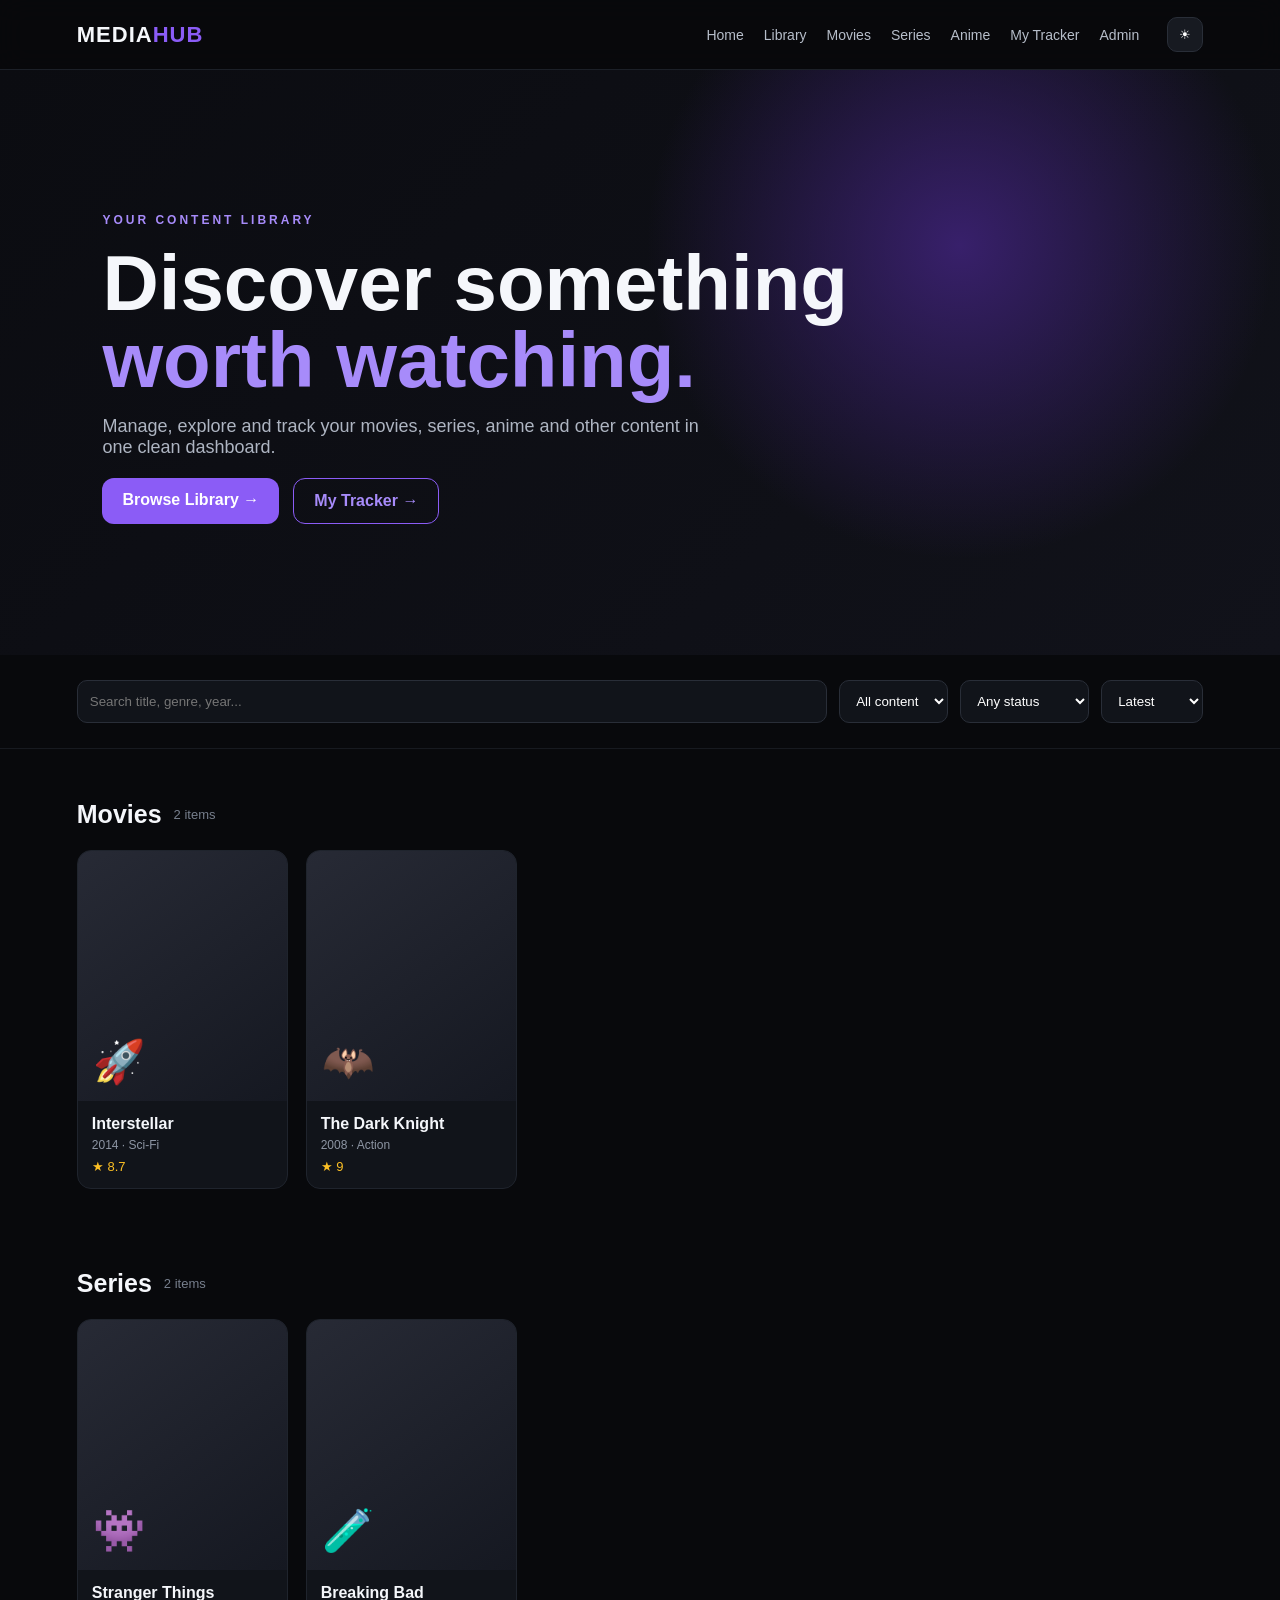
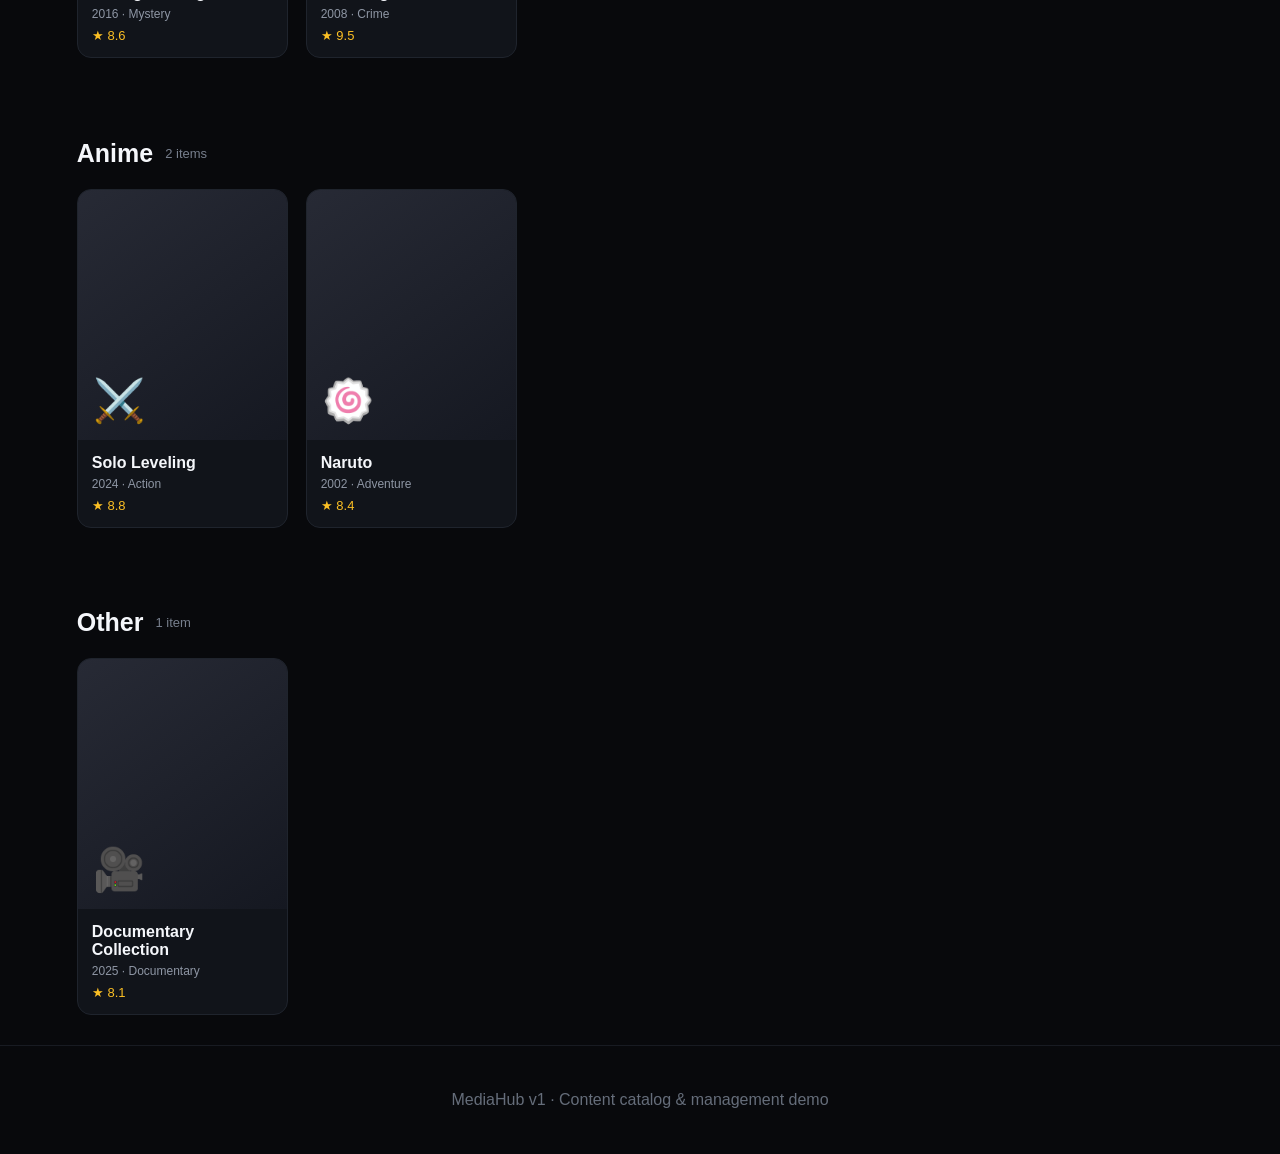
<file: index.html>
<!DOCTYPE html>
<html lang="en">
<head>
<meta charset="UTF-8">
<meta name="viewport" content="width=device-width, initial-scale=1.0">
<title>MediaHub — Movies, Series & Anime</title>
<link rel="stylesheet" href="style.css">
</head>
<body>
<header class="topbar">
  <a class="brand" href="#">MEDIA<span>HUB</span></a>
  <nav>
    <a href="#home">Home</a><a href="#library">Library</a><a href="#movies">Movies</a><a href="#series">Series</a><a href="#anime">Anime</a>
    <a href="tracker.html">My Tracker</a>
    <a href="admin.html">Admin</a>
  </nav>
  <button id="themeBtn" class="icon-btn" aria-label="Toggle theme">☀</button>
</header>

<main>
<section id="home" class="hero">
  <div>
    <p class="eyebrow">YOUR CONTENT LIBRARY</p>
    <h1>Discover something<br><span>worth watching.</span></h1>
    <p class="hero-copy">Manage, explore and track your movies, series, anime and other content in one clean dashboard.</p>
    <div class="hero-actions">
      <a class="cta" href="#library">Browse Library →</a>
      <a class="cta ghost" href="tracker.html">My Tracker →</a>
    </div>
  </div>
</section>

<section class="toolbar" id="library">
  <input id="search" type="search" placeholder="Search title, genre, year...">
  <select id="typeFilter">
    <option value="all">All content</option><option value="movie">Movies</option>
    <option value="series">Series</option><option value="anime">Anime</option><option value="other">Other</option>
  </select>
  <select id="statusFilter">
    <option value="all">Any status</option><option value="watching">Watching</option>
    <option value="completed">Completed</option><option value="plan">Plan to Watch</option>
    <option value="onhold">On Hold</option><option value="dropped">Dropped</option>
    <option value="untracked">Untracked</option>
  </select>
  <select id="sort">
    <option value="latest">Latest</option><option value="rating">Top rated</option><option value="title">A–Z</option>
  </select>
</section>

<section class="content-section" id="movies"><div class="section-head"><h2>Movies</h2><span id="movieCount"></span></div><div class="grid" data-grid="movie"></div></section>
<section class="content-section" id="series"><div class="section-head"><h2>Series</h2><span id="seriesCount"></span></div><div class="grid" data-grid="series"></div></section>
<section class="content-section" id="anime"><div class="section-head"><h2>Anime</h2><span id="animeCount"></span></div><div class="grid" data-grid="anime"></div></section>
<section class="content-section" id="other"><div class="section-head"><h2>Other</h2><span id="otherCount"></span></div><div class="grid" data-grid="other"></div></section>
</main>

<div id="modal" class="modal hidden"><div class="modal-box"><button id="closeModal" class="close">×</button><div id="modalContent"></div></div></div>
<footer>MediaHub v1 · Content catalog & management demo</footer>
<script src="script.js"></script>
</body>
</html>
</file>
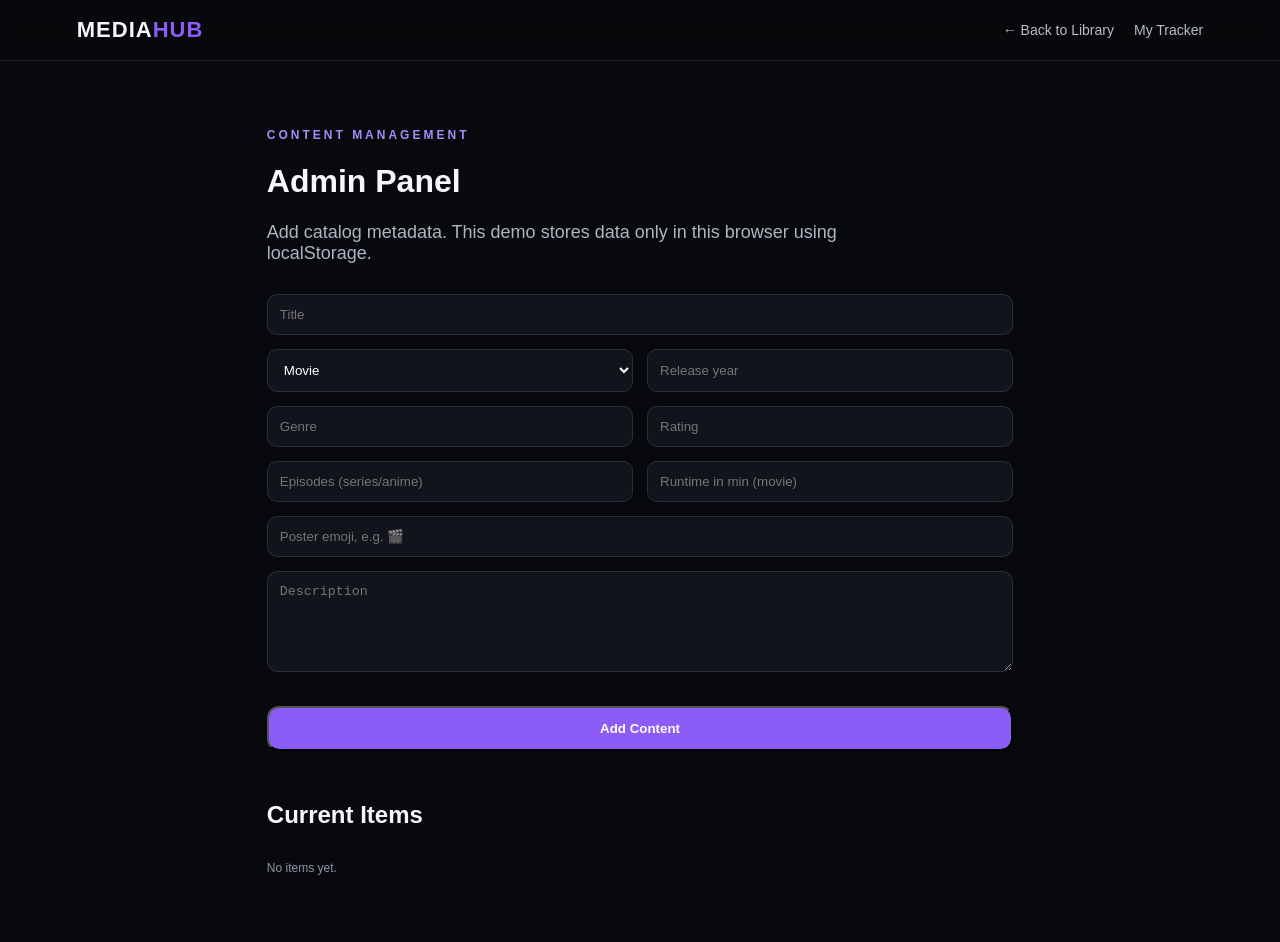
<file: admin.html>
<!DOCTYPE html>
<html lang="en"><head><meta charset="UTF-8"><meta name="viewport" content="width=device-width,initial-scale=1"><title>MediaHub Admin</title><link rel="stylesheet" href="style.css"></head>
<body>
<header class="topbar"><a class="brand" href="index.html">MEDIA<span>HUB</span></a><nav><a href="index.html">← Back to Library</a><a href="tracker.html">My Tracker</a></nav></header>
<main class="admin" style="max-width:900px;margin:auto;padding:55px 6%">
<p class="eyebrow">CONTENT MANAGEMENT</p><h1>Admin Panel</h1><p class="hero-copy">Add catalog metadata. This demo stores data only in this browser using localStorage.</p>
<form id="form" style="display:grid;gap:14px;margin-top:30px;grid-template-columns:repeat(2,1fr)">
<input id="title" placeholder="Title" required style="grid-column:span 2">
<select id="type"><option value="movie">Movie</option><option value="series">Series</option><option value="anime">Anime</option><option value="other">Other</option></select>
<input id="year" type="number" placeholder="Release year" required>
<input id="genre" placeholder="Genre" required>
<input id="rating" type="number" step=".1" min="0" max="10" placeholder="Rating" required>
<input id="episodes" type="number" min="0" placeholder="Episodes (series/anime)">
<input id="runtime" type="number" min="0" placeholder="Runtime in min (movie)">
<input id="emoji" placeholder="Poster emoji, e.g. 🎬" style="grid-column:span 2">
<textarea id="description" rows="5" placeholder="Description" style="grid-column:span 2"></textarea>
<button class="cta" type="submit" style="grid-column:span 2">Add Content</button>
</form>
<section style="margin-top:50px"><h2>Current Items</h2><div id="adminList" style="display:grid;gap:10px"></div></section>
</main>
<script>
let items=JSON.parse(localStorage.getItem("mediahub_content")||"[]");
const $=s=>document.querySelector(s);
function save(){localStorage.setItem("mediahub_content",JSON.stringify(items))}
function draw(){ $("#adminList").innerHTML=items.map(x=>`<div style="display:flex;justify-content:space-between;gap:10px;padding:14px;background:#11141a;border:1px solid #1f242d;border-radius:10px"><span>${x.emoji||"🎬"} <b>${x.title}</b> · ${x.type} · ${x.year}${x.episodes?` · ${x.episodes} eps`:""}${x.runtime?` · ${x.runtime} min`:""}</span><button onclick="removeItem(${x.id})" class="icon-btn">Delete</button></div>`).join("")||'<p class="meta">No items yet.</p>'}
function removeItem(id){items=items.filter(x=>x.id!==id);save();draw()}
$("#type").onchange=e=>{const t=e.target.value;$("#episodes").disabled=!(t==="series"||t==="anime");$("#runtime").disabled=!(t==="movie"||t==="other")};
$("#form").onsubmit=e=>{e.preventDefault();const t=$("#type").value;items.push({id:Date.now(),title:$("#title").value,type:t,year:+$("#year").value,genre:$("#genre").value,rating:+$("#rating").value,emoji:$("#emoji").value,description:$("#description").value,episodes:(t==="series"||t==="anime")&&$("#episodes").value?+$("#episodes").value:undefined,runtime:(t==="movie"||t==="other")&&$("#runtime").value?+$("#runtime").value:undefined});save();e.target.reset();draw()}
draw();
</script></body></html>
</file>
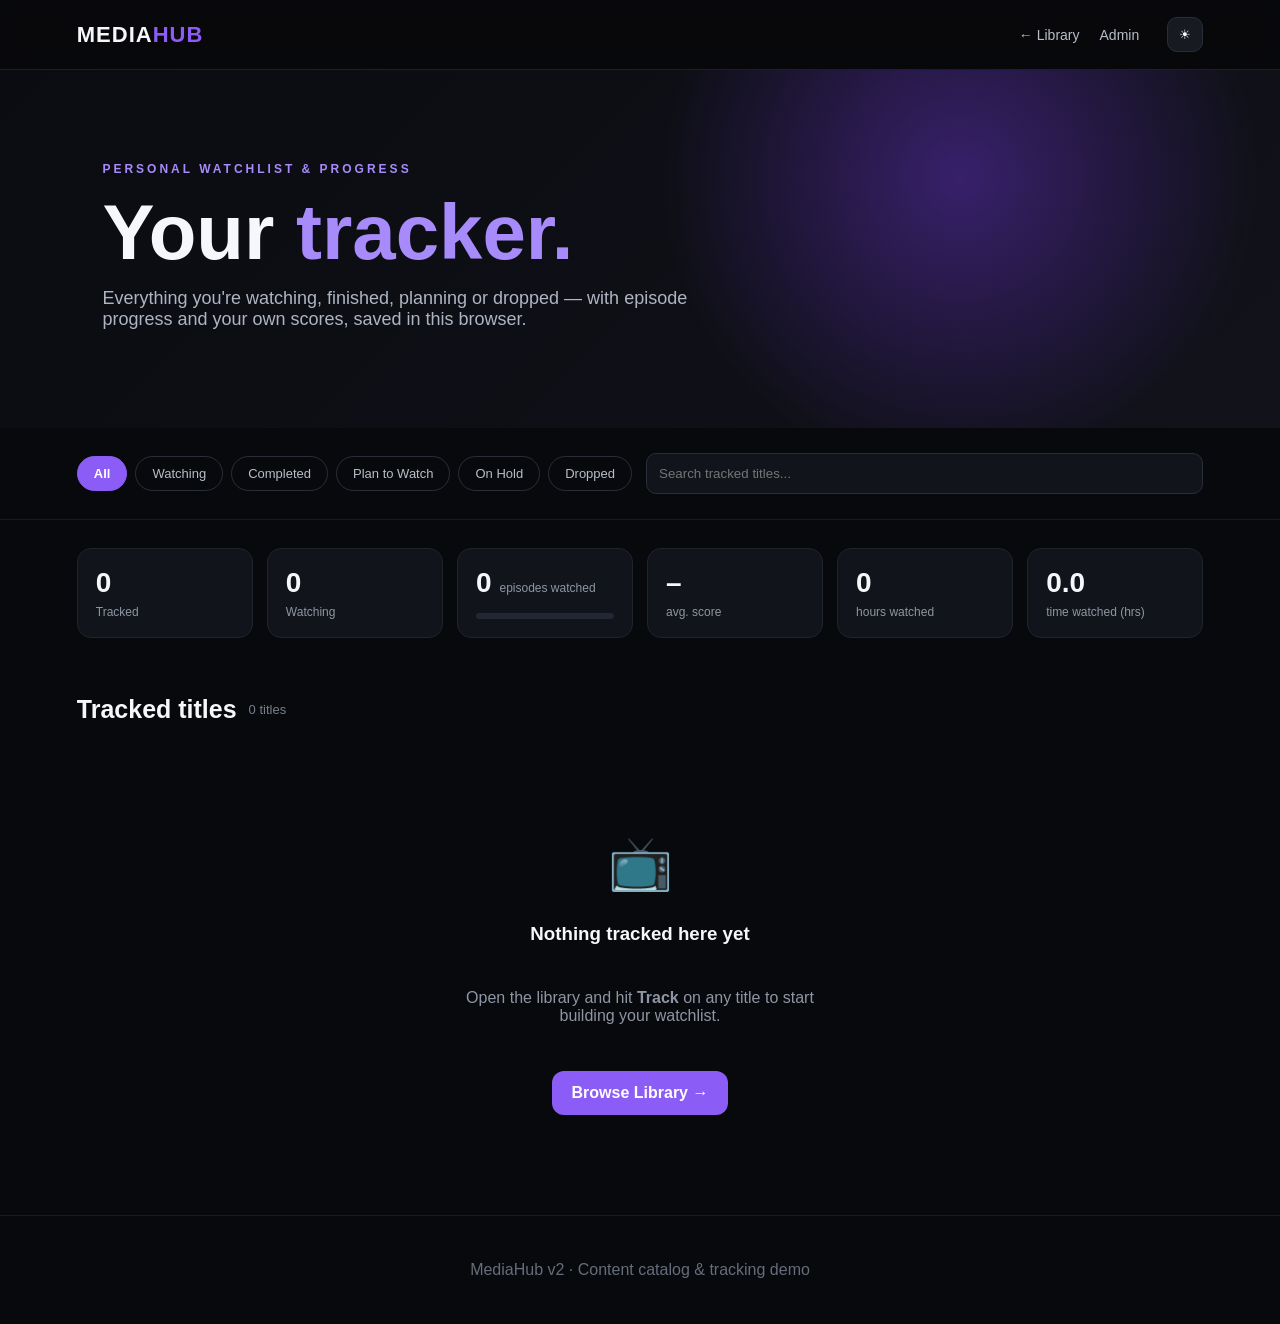
<file: tracker.html>
<!DOCTYPE html>
<html lang="en">
<head>
<meta charset="UTF-8">
<meta name="viewport" content="width=device-width, initial-scale=1.0">
<title>My Tracker — MediaHub</title>
<link rel="stylesheet" href="style.css">
</head>
<body>
<header class="topbar">
  <a class="brand" href="index.html">MEDIA<span>HUB</span></a>
  <nav>
    <a href="index.html">← Library</a>
    <a href="admin.html">Admin</a>
  </nav>
  <button id="themeBtn" class="icon-btn" aria-label="Toggle theme">☀</button>
</header>

<main>
<section class="hero tracker-hero">
  <div>
    <p class="eyebrow">PERSONAL WATCHLIST & PROGRESS</p>
    <h1>Your <span>tracker.</span></h1>
    <p class="hero-copy">Everything you're watching, finished, planning or dropped — with episode progress and your own scores, saved in this browser.</p>
  </div>
</section>

<section class="toolbar tracker-toolbar">
  <div class="tabs" id="tabs">
    <button class="tab active" data-status="all">All</button>
    <button class="tab" data-status="watching">Watching</button>
    <button class="tab" data-status="completed">Completed</button>
    <button class="tab" data-status="plan">Plan to Watch</button>
    <button class="tab" data-status="onhold">On Hold</button>
    <button class="tab" data-status="dropped">Dropped</button>
  </div>
  <input id="trackerSearch" type="search" placeholder="Search tracked titles...">
</section>

<section class="stats-grid">
  <div class="stat-box"><span class="stat-num" id="statTotal">0</span><span class="stat-label">Tracked</span></div>
  <div class="stat-box"><span class="stat-num" id="statWatching">0</span><span class="stat-label">Watching</span></div>
  <div class="progress-box">
    <div class="stat-head"><span class="stat-num" id="statEpisodes">0</span><span class="stat-label">episodes watched</span></div>
    <div class="bar"><i id="statBar"></i></div>
  </div>
  <div class="stat-box"><span class="stat-num" id="statAvg">–</span><span class="stat-label">avg. score</span></div>
  <div class="stat-box"><span class="stat-num" id="statDays">0</span><span class="stat-label">hours watched</span></div>
  <div class="stat-box"><span class="stat-num" id="statTime">0</span><span class="stat-label">time watched (hrs)</span></div>
</section>

<section class="content-section">
  <div class="section-head"><h2>Tracked titles</h2><span id="trackerCount"></span></div>
  <div class="tracker-list" id="trackerList"></div>
  <div id="emptyState" class="empty-state hidden">
    <span class="empty-emoji">📺</span>
    <h3>Nothing tracked here yet</h3>
    <p>Open the library and hit <b>Track</b> on any title to start building your watchlist.</p>
    <a class="cta" href="index.html#library">Browse Library →</a>
  </div>
</section>
</main>

<div id="modal" class="modal hidden"><div class="modal-box"><button id="closeModal" class="close">×</button><div id="modalContent"></div></div></div>
<footer>MediaHub v2 · Content catalog & tracking demo</footer>
<script src="tracker.js"></script>
</body>
</html>
</file>
<file: style.css>
*{box-sizing:border-box}html{scroll-behavior:smooth}body{margin:0;background:#08090c;color:#f5f7fb;font-family:Inter,Arial,sans-serif}a{color:inherit;text-decoration:none}.topbar{position:sticky;top:0;z-index:10;display:flex;align-items:center;gap:28px;padding:17px 6%;background:rgba(8,9,12,.88);backdrop-filter:blur(14px);border-bottom:1px solid #1c2028}.brand{font-size:22px;font-weight:900;letter-spacing:1px;margin-right:auto}.brand span{color:#8b5cf6}.topbar nav{display:flex;gap:20px;font-size:14px;color:#b7beca}.topbar nav a:hover{color:#fff}.icon-btn{background:#171a21;color:#fff;border:1px solid #292e38;border-radius:10px;padding:9px 11px;cursor:pointer}.hero{min-height:65vh;display:flex;align-items:center;padding:80px 8%;background:radial-gradient(circle at 75% 30%,#38206b 0,transparent 30%),linear-gradient(135deg,#0b0c11,#11121a)}.eyebrow{color:#a78bfa;font-size:12px;letter-spacing:3px;font-weight:800}.hero h1{font-size:clamp(42px,7vw,78px);line-height:.98;margin:18px 0}.hero h1 span{color:#a78bfa}.hero-copy{max-width:620px;color:#aeb5c2;font-size:18px}.cta{display:inline-block;margin-top:20px;background:#8b5cf6;color:#fff;padding:13px 20px;border-radius:12px;font-weight:800}.toolbar{display:flex;gap:12px;padding:25px 6%;position:sticky;top:64px;z-index:5;background:#08090c;border-bottom:1px solid #171a20}.toolbar input,.toolbar select,.admin input,.admin select,.admin textarea{background:#11141a;color:#fff;border:1px solid #292e38;border-radius:10px;padding:12px}.toolbar input{flex:1}.content-section{padding:30px 6%}.section-head{display:flex;align-items:center;gap:12px}.section-head h2{font-size:25px}.section-head span{color:#777f8d;font-size:13px}.grid{display:grid;grid-template-columns:repeat(auto-fill,minmax(180px,1fr));gap:18px}.card{background:#11141a;border:1px solid #1f242d;border-radius:14px;overflow:hidden;cursor:pointer;transition:.2s}.card:hover{transform:translateY(-5px);border-color:#7650d7}.poster{height:250px;background:linear-gradient(145deg,#272a35,#151821);display:flex;align-items:end;padding:15px;font-size:42px}.card-body{padding:14px}.card h3{margin:0 0 5px;font-size:16px}.meta{color:#8e96a4;font-size:12px}.rating{color:#fbbf24;font-size:13px;margin-top:7px}.modal{position:fixed;inset:0;background:rgba(0,0,0,.78);display:grid;place-items:center;padding:20px;z-index:30}.hidden{display:none}.modal-box{width:min(700px,100%);background:#11141a;border:1px solid #303642;border-radius:18px;padding:28px;position:relative}.close{position:absolute;right:15px;top:12px;background:none;border:0;color:#fff;font-size:28px;cursor:pointer}footer{text-align:center;padding:45px;color:#656d7a;border-top:1px solid #181b22}/* ---------- light theme ---------- */
body.light{background:#f4f5f8;color:#14161c}
body.light a{color:inherit}
body.light .topbar{background:rgba(244,245,248,.9);border-bottom:1px solid #dfe3ea}
body.light .topbar nav{color:#5a6270}
body.light .icon-btn{background:#fff;color:#14161c;border-color:#d7dce4}
body.light .hero{background:radial-gradient(circle at 75% 30%,#e4dcff 0,transparent 30%),linear-gradient(135deg,#f7f8fb,#eef0f6)}
body.light .hero-copy{color:#5a6270}
body.light .toolbar{background:#f4f5f8;border-bottom:1px solid #e3e6ec}
body.light .toolbar input,body.light .toolbar select,body.light .admin input,body.light .admin select,body.light .admin textarea{background:#fff;color:#14161c;border-color:#d7dce4}
body.light .card{background:#fff;border-color:#e3e6ec}
body.light .poster{background:linear-gradient(145deg,#eceef4,#dfe2ea)}
body.light .meta{color:#6a7280}
body.light .modal-box{background:#fff;border-color:#d7dce4}
body.light footer{border-top:1px solid #e3e6ec;color:#8a92a0}

/* ---------- tracking: badges, chips, progress ---------- */
.badge{position:absolute;top:10px;right:10px;font-size:10px;font-weight:800;letter-spacing:.6px;text-transform:uppercase;padding:4px 8px;border-radius:8px;background:rgba(0,0,0,.65);backdrop-filter:blur(4px);color:#fff}
.badge.b-watching{background:#2563eb}.badge.b-completed{background:#16a34a}.badge.b-plan{background:#d97706}.badge.b-onhold{background:#6b7280}.badge.b-dropped{background:#dc2626}
.poster{position:relative}
.hero-actions{display:flex;gap:14px;flex-wrap:wrap;margin-top:20px}
.hero-actions .cta{margin-top:0}
.cta.ghost{background:transparent;border:1px solid #8b5cf6;color:#a78bfa}
body.light .cta.ghost{border-color:#7c3aed;color:#6d28d9}
.bar{height:6px;background:#232733;border-radius:99px;overflow:hidden}
.bar i{display:block;height:100%;background:linear-gradient(90deg,#8b5cf6,#6366f1);border-radius:99px;transition:width .25s}
body.light .bar{background:#e3e6ec}
.card-bar{margin-top:10px}
.track-panel{margin-top:22px;padding-top:18px;border-top:1px solid #262b36;display:grid;gap:10px}
body.light .track-panel{border-top-color:#e3e6ec}
.track-label{font-size:11px;font-weight:800;letter-spacing:2px;text-transform:uppercase;color:#a78bfa;margin-top:6px}
.chips{display:flex;flex-wrap:wrap;gap:8px}
.chip{background:#171a21;border:1px solid #292e38;color:#c8cdd8;border-radius:99px;padding:8px 14px;font-size:13px;cursor:pointer;transition:.15s}
.chip:hover{border-color:#8b5cf6;color:#fff}
.chip.active{background:#8b5cf6;border-color:#8b5cf6;color:#fff;font-weight:700}
.chip.untrack{border-style:dashed;color:#98a0ae}
body.light .chip{background:#fff;color:#3d4450;border-color:#d7dce4}
body.light .chip.active{background:#7c3aed;border-color:#7c3aed;color:#fff}
.progress-row{display:flex;align-items:center;gap:10px}
.progress-row input,.track-panel input,.track-panel textarea{background:#11141a;color:#fff;border:1px solid #292e38;border-radius:10px;padding:10px 12px}
.progress-row input{width:76px;text-align:center}
body.light .progress-row input,body.light .track-panel input,body.light .track-panel textarea{background:#fff;color:#14161c;border-color:#d7dce4}
.icon-btn.step{padding:6px 13px;font-size:16px;line-height:1}

/* ---------- tracker dashboard ---------- */
.tracker-hero{min-height:38vh}
.tracker-toolbar{top:64px;gap:14px;align-items:center}
.tabs{display:flex;gap:8px;flex-wrap:wrap}
.tab{background:transparent;border:1px solid #292e38;color:#b7beca;border-radius:99px;padding:9px 16px;font-size:13px;cursor:pointer;transition:.15s}
.tab:hover{color:#fff;border-color:#8b5cf6}
.tab.active{background:#8b5cf6;border-color:#8b5cf6;color:#fff;font-weight:700}
body.light .tab{border-color:#d7dce4;color:#5a6270}
body.light .tab.active{background:#7c3aed;border-color:#7c3aed;color:#fff}
body.light .tracker-toolbar{background:#f4f5f8;border-bottom:1px solid #e3e6ec}
.stats-grid{display:grid;grid-template-columns:repeat(auto-fit,minmax(150px,1fr));gap:14px;padding:28px 6% 6px}
.stat-box,.progress-box{background:#11141a;border:1px solid #1f242d;border-radius:14px;padding:18px;display:flex;flex-direction:column;gap:6px}
body.light .stat-box,body.light .progress-box{background:#fff;border-color:#e3e6ec}
.stat-num{font-size:28px;font-weight:900}
.stat-label{color:#8e96a4;font-size:12px}
.progress-box .bar{margin-top:auto}
.stat-head{display:flex;align-items:baseline;gap:8px}
.tracker-list{display:grid;gap:12px;margin-top:18px}
.track-row{display:flex;gap:16px;align-items:center;background:#11141a;border:1px solid #1f242d;border-radius:14px;padding:14px 16px;transition:.2s}
.track-row:hover{border-color:#7650d7;transform:translateY(-2px)}
body.light .track-row{background:#fff;border-color:#e3e6ec}
.row-poster{width:56px;height:56px;border-radius:12px;background:linear-gradient(145deg,#272a35,#151821);display:flex;align-items:center;justify-content:center;font-size:26px;flex-shrink:0}
body.light .row-poster{background:linear-gradient(145deg,#eceef4,#dfe2ea)}
.row-main{flex:1;min-width:0}
.row-main b{font-size:15px}
.row-bar{margin:8px 0 4px;max-width:420px}
.row-notes{margin-top:6px;font-style:italic}
.row-actions{display:flex;align-items:center;gap:10px;flex-wrap:wrap;justify-content:flex-end}
.badge.row-badge{position:static}
.ep-count{font-size:14px;font-weight:700;min-width:26px;text-align:center}
.empty-state{text-align:center;padding:70px 20px;display:grid;gap:10px;justify-items:center}
.empty-emoji{font-size:52px}
.empty-state p{color:#8e96a4;max-width:380px}
@media(max-width:700px){.topbar nav{display:none}.hero{padding:60px 6%}.toolbar{top:58px;flex-wrap:wrap}.toolbar input{min-width:100%}.grid{grid-template-columns:repeat(2,1fr)}.poster{height:210px}.track-row{flex-direction:column;align-items:flex-start}.row-actions{width:100%;justify-content:space-between}}
</file>
